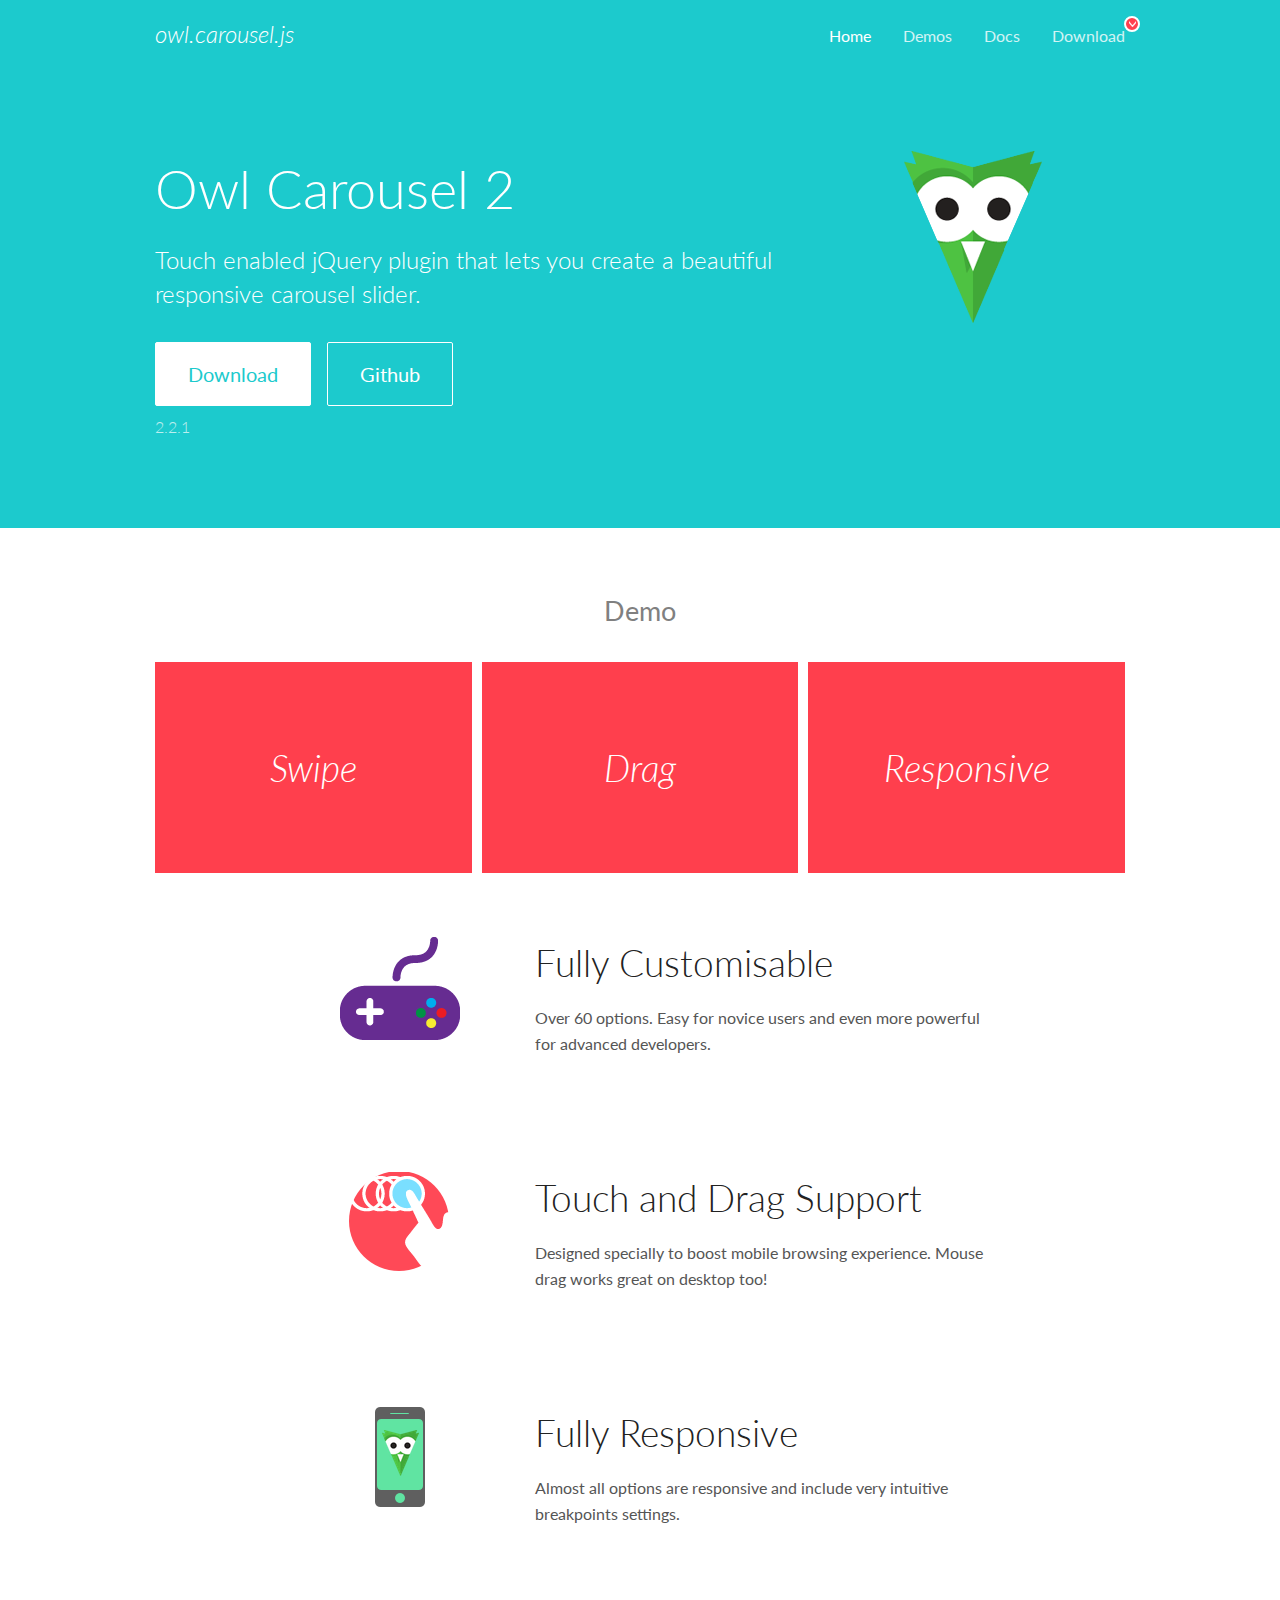
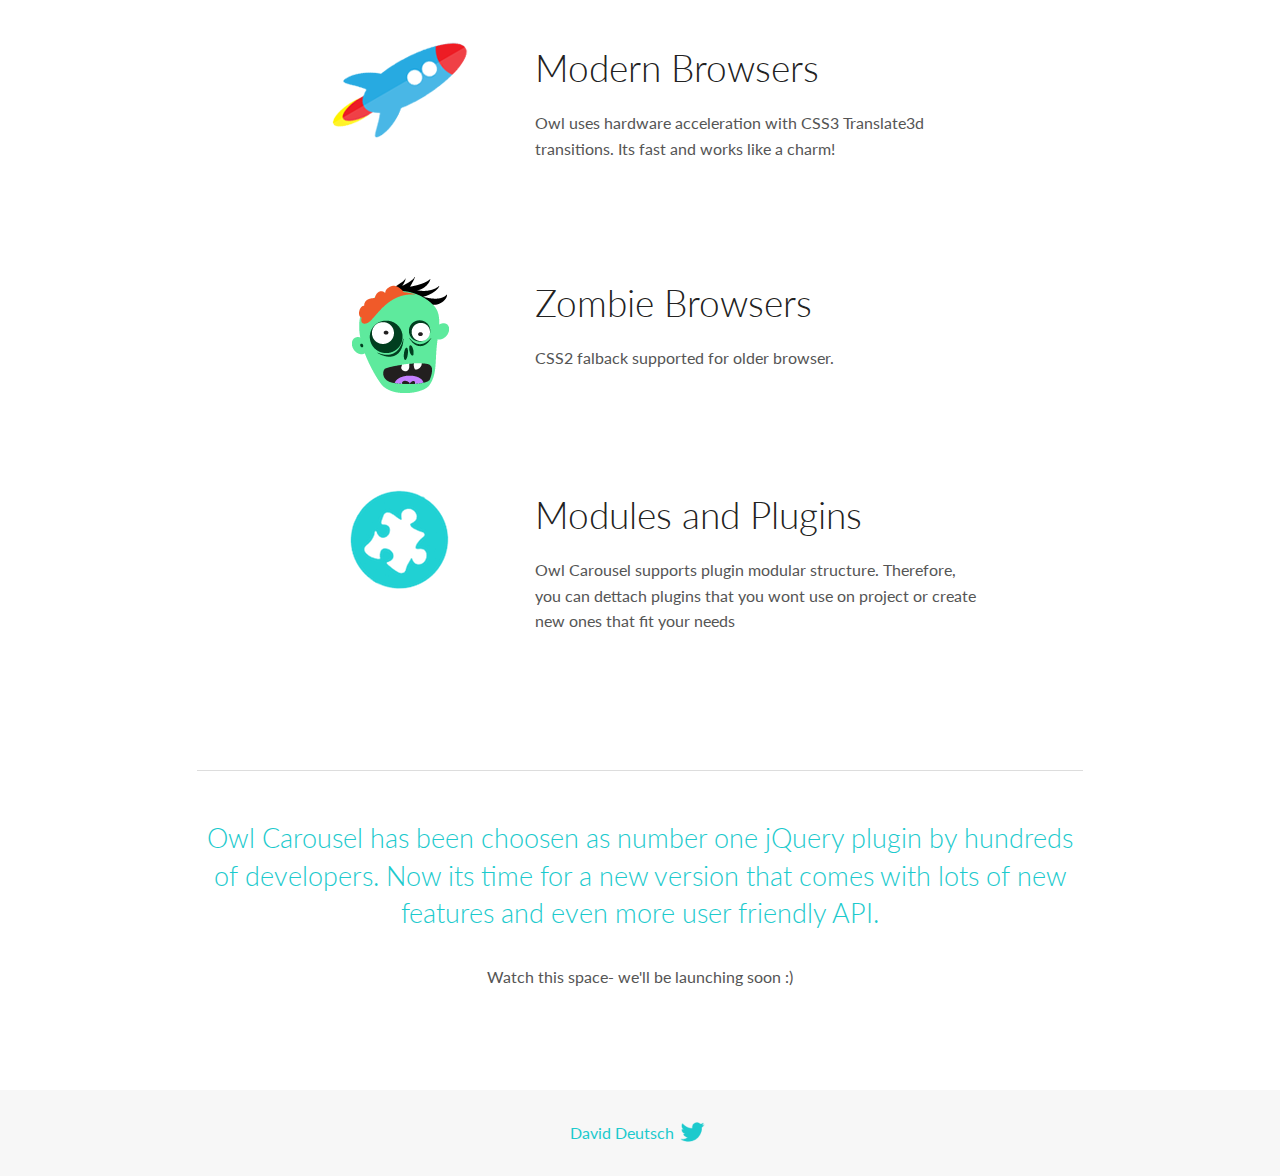
<file: assets/lib/owl.carousel/docs/index.html>
<!DOCTYPE html>
<html lang="en">
  <head>

    <!-- head -->
    <meta charset="utf-8">
    <meta name="msapplication-tap-highlight" content="no" />
    <meta name="viewport" content="width=device-width, initial-scale=1.0" />
    <meta name="description" content="Touch enabled jQuery plugin that lets you create beautiful responsive carousel slider.">
    <meta name="author" content="David Deutsch">
    <title>
      Home | Owl Carousel | 2.2.1
    </title>

    <!-- Stylesheets -->
    <link href='https://fonts.googleapis.com/css?family=Lato:300,400,700,400italic,300italic' rel='stylesheet' type='text/css'>
    <link rel="stylesheet" href="assets/css/docs.theme.min.css">

    <!-- Owl Stylesheets -->
    <link rel="stylesheet" href="assets/owlcarousel/assets/owl.carousel.min.css">
    <link rel="stylesheet" href="assets/owlcarousel/assets/owl.theme.default.min.css">

    <!-- HTML5 shim and Respond.js IE8 support of HTML5 elements and media queries -->

    <!--[if lt IE 9]>
      <script src="https://oss.maxcdn.com/libs/html5shiv/3.7.0/html5shiv.js"></script>
      <script src="https://oss.maxcdn.com/libs/respond.js/1.3.0/respond.min.js"></script>
    <![endif]-->

    <!-- Favicons -->
    <link rel="apple-touch-icon-precomposed" sizes="144x144" href="assets/ico/apple-touch-icon-144-precomposed.png">
    <link rel="shortcut icon" href="assets/ico/favicon.png">
    <link rel="shortcut icon" href="favicon.ico">

    <!-- Yeah i know js should not be in header. Its required for demos.-->

    <!-- javascript -->
    <script src="assets/vendors/jquery.min.js"></script>
    <script src="assets/owlcarousel/owl.carousel.js"></script>
  </head>
  <body>

    <!-- header -->
    <header class="header">
      <div class="row">
        <div class="large-12 columns">
          <div class="brand left">
            <h3>
              <a href="/OwlCarousel2/">owl.carousel.js</a> 
            </h3>
          </div>
          <a id="toggle-nav" class="right">
            <span></span> <span></span> <span></span> 
          </a> 
          <div class="nav-bar">
            <ul class="clearfix">
              <li class="active">
                <a href="/OwlCarousel2/index.html">Home</a> 
              </li>
              <li> <a href="/OwlCarousel2/demos/demos.html">Demos</a>  </li>
              <li> <a href="/OwlCarousel2/docs/started-welcome.html">Docs</a>  </li>
              <li>
                <a href="https://github.com/OwlCarousel2/OwlCarousel2/archive/2.2.1.zip">Download</a> 
                <span class="download"></span> 
              </li>
            </ul>
          </div>
        </div>
      </div>
    </header>

    <!-- home panel -->
    <section id="hero">
      <div class="row">
        <div class="large-8 medium-8 columns">
          <h1>Owl Carousel 2</h1>
          <h4>Touch enabled jQuery plugin that lets you create a beautiful responsive carousel slider.</h4>
          <a href="https://github.com/OwlCarousel2/OwlCarousel2/archive/2.2.1.zip" class="hero-button">Download</a> 
          <a href="https://github.com/OwlCarousel2/OwlCarousel2" class="hero-button outline">Github</a> 
          <p>2.2.1</p>
        </div>
        <div class="large-4 medium-4 columns">
          <img class="owl-logo" src="assets/img/owl-logo.png" alt="mr. Owl">
        </div>
      </div>
    </section>

    <!-- body -->
    <div class="home-demo">
      <div class="row">
        <div class="large-12 columns">
          <h3>Demo</h3>
          <div class="owl-carousel">
            <div class="item">
              <h2>Swipe</h2>
            </div>
            <div class="item">
              <h2>Drag</h2>
            </div>
            <div class="item">
              <h2>Responsive</h2>
            </div>
            <div class="item">
              <h2>CSS3</h2>
            </div>
            <div class="item">
              <h2>Fast</h2>
            </div>
            <div class="item">
              <h2>Easy</h2>
            </div>
            <div class="item">
              <h2>Free</h2>
            </div>
            <div class="item">
              <h2>Upgradable</h2>
            </div>
            <div class="item">
              <h2>Tons of options</h2>
            </div>
            <div class="item">
              <h2>Infinity</h2>
            </div>
            <div class="item">
              <h2>Auto Width</h2>
            </div>
          </div>
        </div>
      </div>
    </div>
    <script>
      var owl = $('.owl-carousel');
      owl.owlCarousel({
        margin: 10,
        loop: true,
        responsive: {
          0: {
            items: 1
          },
          600: {
            items: 2
          },
          1000: {
            items: 3
          }
        }
      })
    </script>

    <!-- features -->
    <div id="features">
      <div class="row">
        <div class="small-12 medium-9 small-centered columns">
          <section class="row feature">
            <div class="medium-4 small-12 columns">
              <img src="assets/img/feature-options.png" alt="">
            </div>
            <div class="medium-8 small-12 columns">
              <h2>Fully Customisable</h2>
              <p>Over 60 options. Easy for novice users and even more powerful for advanced developers.</p>
            </div>
          </section>
          <section class="row feature">
            <div class="medium-4 small-12 columns">
              <img src="assets/img/feature-drag.png" alt="">
            </div>
            <div class="medium-8 small-12 columns">
              <h2>Touch and Drag Support</h2>
              <p>Designed specially to boost mobile browsing experience. Mouse drag works great on desktop too!</p>
            </div>
          </section>
          <section class="row feature">
            <div class="medium-4 small-12 columns">
              <img src="assets/img/feature-responsive.png" alt="">
            </div>
            <div class="medium-8 small-12 columns">
              <h2>Fully Responsive</h2>
              <p>Almost all options are responsive and include very intuitive breakpoints settings.</p>
            </div>
          </section>
          <section class="row feature">
            <div class="medium-4 small-12 columns">
              <img src="assets/img/feature-modern.png" alt="">
            </div>
            <div class="medium-8 small-12 columns">
              <h2>Modern Browsers</h2>
              <p>Owl uses hardware acceleration with CSS3 Translate3d transitions. Its fast and works like a charm! </p>
            </div>
          </section>
          <section class="row feature">
            <div class="medium-4 small-12 columns">
              <img src="assets/img/feature-zombie.png" alt="">
            </div>
            <div class="medium-8 small-12 columns">
              <h2>Zombie Browsers</h2>
              <p>CSS2 falback supported for older browser.</p>
            </div>
          </section>
          <section class="row feature">
            <div class="medium-4 small-12 columns">
              <img src="assets/img/feature-module.png" alt="">
            </div>
            <div class="medium-8 small-12 columns">
              <h2>Modules and Plugins</h2>
              <p>Owl Carousel supports plugin modular structure. Therefore, you can dettach plugins that you wont use on project or create new ones that fit your needs</p>
            </div>
          </section>
        </div>
      </div>
    </div>

    <!-- footer -->
    <section id="teaser-text">
      <div class="row">
        <div class="small-12 medium-11 small-centered columns">
          <hr>
          <h3 id="owl-carousel-has-been-choosen-as-number-one-jquery-plugin-by-hundreds-of-developers-now-its-time-for-a-new-version-that-comes-with-lots-of-new-features-and-even-more-user-friendly-api-">Owl Carousel has been choosen as number one jQuery plugin by hundreds of developers. Now its time for a new version that comes with lots of new features and even more user friendly API.</h3>
          <p>Watch this space- we&#39;ll be launching soon :)</p>
        </div>
      </div>
    </section>

    <!-- footer -->
    <footer class="footer">
      <div class="row">
        <div class="large-12 columns">
          <h5>
            <a href="/OwlCarousel2/docs/support-contact.html">David Deutsch</a> 
            <a id="custom-tweet-button" href="https://twitter.com/share?url=https://github.com/OwlCarousel2/OwlCarousel2&text=Owl Carousel - This is so awesome! " target="_blank"></a> 
          </h5>
        </div>
      </div>
    </footer>

    <!-- vendors -->
    <script src="assets/vendors/highlight.js"></script>
    <script src="assets/js/app.js"></script>
  </body>
</html>
</file>
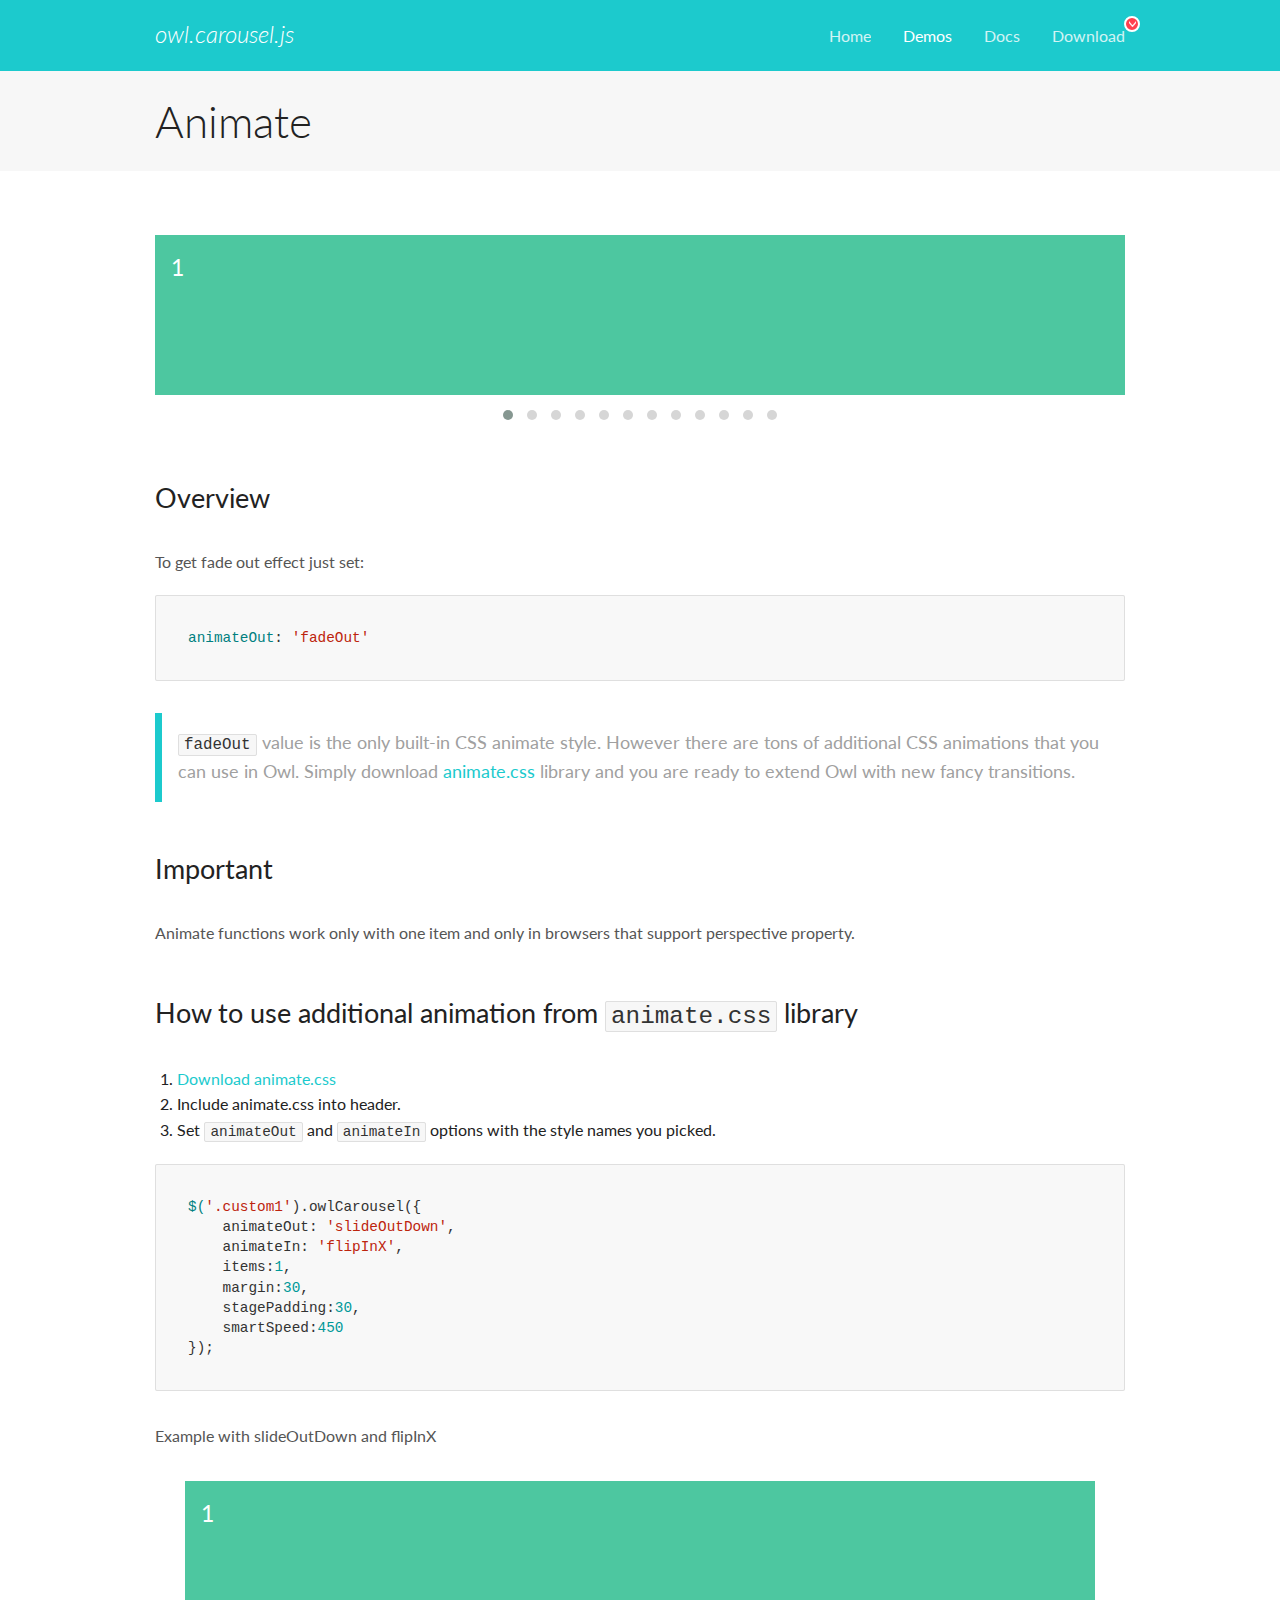
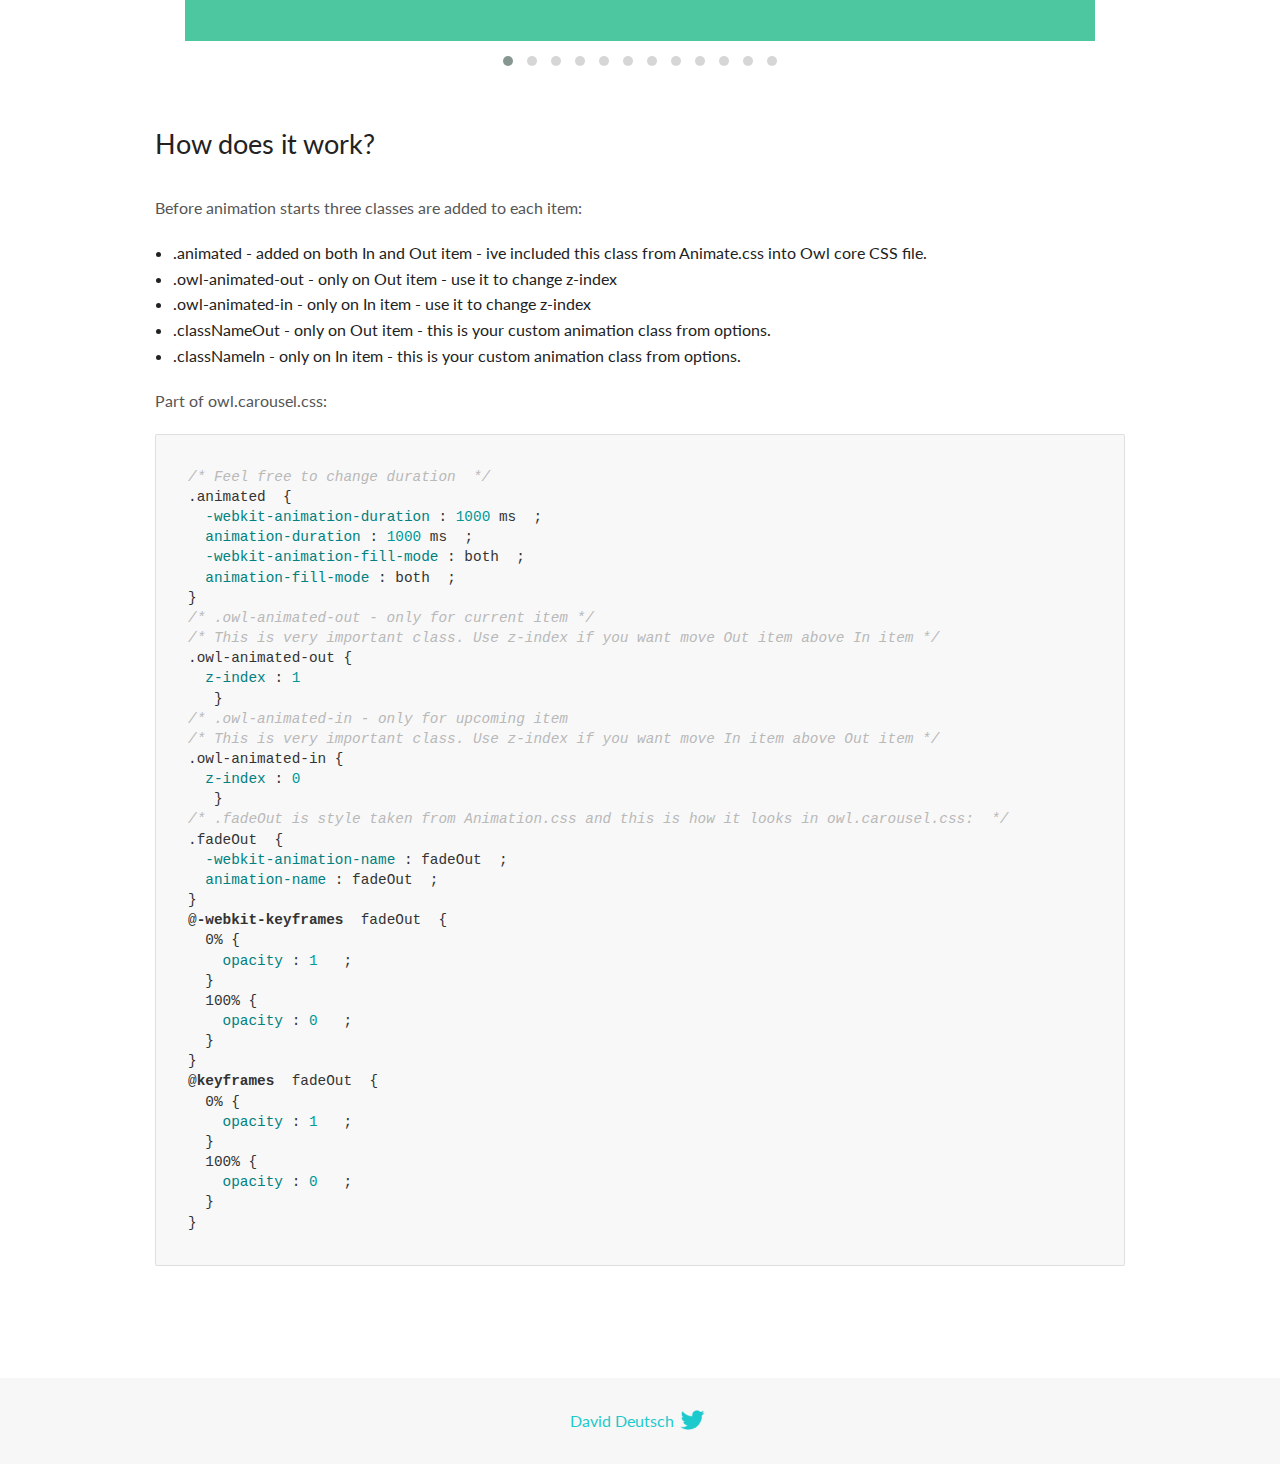
<file: assets/lib/owl.carousel/docs/demos/animate.html>
<!DOCTYPE html>
<html lang="en">
  <head>

    <!-- head -->
    <meta charset="utf-8">
    <meta name="msapplication-tap-highlight" content="no" />
    <meta name="viewport" content="width=device-width, initial-scale=1.0" />
    <meta name="description" content="Animate carousel">
    <meta name="author" content="David Deutsch">
    <title>
      Animate Demo | Owl Carousel | 2.2.1
    </title>

    <!-- Stylesheets -->
    <link href='https://fonts.googleapis.com/css?family=Lato:300,400,700,400italic,300italic' rel='stylesheet' type='text/css'>
    <link rel="stylesheet" href="../assets/css/docs.theme.min.css">

    <!-- Owl Stylesheets -->
    <link rel="stylesheet" href="../assets/owlcarousel/assets/owl.carousel.min.css">
    <link rel="stylesheet" href="../assets/owlcarousel/assets/owl.theme.default.min.css">

    <!-- HTML5 shim and Respond.js IE8 support of HTML5 elements and media queries -->

    <!--[if lt IE 9]>
      <script src="https://oss.maxcdn.com/libs/html5shiv/3.7.0/html5shiv.js"></script>
      <script src="https://oss.maxcdn.com/libs/respond.js/1.3.0/respond.min.js"></script>
    <![endif]-->

    <!-- Favicons -->
    <link rel="apple-touch-icon-precomposed" sizes="144x144" href="../assets/ico/apple-touch-icon-144-precomposed.png">
    <link rel="shortcut icon" href="../assets/ico/favicon.png">
    <link rel="shortcut icon" href="favicon.ico">

    <!-- Yeah i know js should not be in header. Its required for demos.-->

    <!-- javascript -->
    <script src="../assets/vendors/jquery.min.js"></script>
    <script src="../assets/owlcarousel/owl.carousel.js"></script>
  </head>
  <body>

    <!-- header -->
    <header class="header">
      <div class="row">
        <div class="large-12 columns">
          <div class="brand left">
            <h3>
              <a href="/OwlCarousel2/">owl.carousel.js</a> 
            </h3>
          </div>
          <a id="toggle-nav" class="right">
            <span></span> <span></span> <span></span> 
          </a> 
          <div class="nav-bar">
            <ul class="clearfix">
              <li> <a href="/OwlCarousel2/index.html">Home</a>  </li>
              <li class="active">
                <a href="/OwlCarousel2/demos/demos.html">Demos</a> 
              </li>
              <li> <a href="/OwlCarousel2/docs/started-welcome.html">Docs</a>  </li>
              <li>
                <a href="https://github.com/OwlCarousel2/OwlCarousel2/archive/2.2.1.zip">Download</a> 
                <span class="download"></span> 
              </li>
            </ul>
          </div>
        </div>
      </div>
    </header>

    <!-- title -->
    <section class="title">
      <div class="row">
        <div class="large-12 columns">
          <h1>Animate</h1>
        </div>
      </div>
    </section>

    <!--  Demos -->
    <section id="demos">
      <div class="row">
        <div class="large-12 columns">
          <div class="fadeOut owl-carousel owl-theme">
            <div class="item">
              <h4>1</h4>
            </div>
            <div class="item">
              <h4>2</h4>
            </div>
            <div class="item">
              <h4>3</h4>
            </div>
            <div class="item">
              <h4>4</h4>
            </div>
            <div class="item">
              <h4>5</h4>
            </div>
            <div class="item">
              <h4>6</h4>
            </div>
            <div class="item">
              <h4>7</h4>
            </div>
            <div class="item">
              <h4>8</h4>
            </div>
            <div class="item">
              <h4>9</h4>
            </div>
            <div class="item">
              <h4>10</h4>
            </div>
            <div class="item">
              <h4>11</h4>
            </div>
            <div class="item">
              <h4>12</h4>
            </div>
          </div>
          <h3 id="overview">Overview</h3>
          <p>To get fade out effect just set:</p>
          <pre><code>animateOut: &#39;fadeOut&#39;</code></pre>
          <blockquote>
            <p><code>fadeOut</code> value is the only built-in CSS animate style. However there are tons of additional CSS animations that you can use in Owl. Simply download
              <a href="https://daneden.github.io/animate.css/">animate.css</a>  library and you are ready to extend Owl with new fancy transitions.</p>
          </blockquote>
          <h3 id="important">Important</h3>
          <p>Animate functions work only with one item and only in browsers that support perspective property.</p>
          <h3 id="how-to-use-additional-animation-from-animate-css-library">How to use additional animation from <code>animate.css</code> library</h3>
          <ol>
            <li> <a href="https://daneden.github.io/animate.css/">Download animate.css</a>  </li>
            <li>Include animate.css into header.</li>
            <li>Set <code>animateOut</code> and <code>animateIn</code> options with the style names you picked.</li>
          </ol>
          <pre><code>$(&#39;.custom1&#39;).owlCarousel({
    animateOut: &#39;slideOutDown&#39;,
    animateIn: &#39;flipInX&#39;,
    items:1,
    margin:30,
    stagePadding:30,
    smartSpeed:450
});</code></pre>
          <p>Example with slideOutDown and flipInX</p>
          <div class="custom1 owl-carousel owl-theme">
            <div class="item">
              <h4>1</h4>
            </div>
            <div class="item">
              <h4>2</h4>
            </div>
            <div class="item">
              <h4>3</h4>
            </div>
            <div class="item">
              <h4>4</h4>
            </div>
            <div class="item">
              <h4>5</h4>
            </div>
            <div class="item">
              <h4>6</h4>
            </div>
            <div class="item">
              <h4>7</h4>
            </div>
            <div class="item">
              <h4>8</h4>
            </div>
            <div class="item">
              <h4>9</h4>
            </div>
            <div class="item">
              <h4>10</h4>
            </div>
            <div class="item">
              <h4>11</h4>
            </div>
            <div class="item">
              <h4>12</h4>
            </div>
          </div>
          <h3 id="how-does-it-work-">How does it work?</h3>
          <p>Before animation starts three classes are added to each item:</p>
          <ul>
            <li>.animated - added on both In and Out item - ive included this class from Animate.css into Owl core CSS file.</li>
            <li>.owl-animated-out - only on Out item - use it to change z-index</li>
            <li>.owl-animated-in - only on In item - use it to change z-index</li>
            <li>.classNameOut - only on Out item - this is your custom animation class from options.</li>
            <li>.classNameIn - only on In item - this is your custom animation class from options.</li>
          </ul>
          <p>Part of owl.carousel.css:</p>
          <pre><code class="language-css"><span class="comment">/* Feel free to change duration  */</span> 
<span class="class">.animated</span>  <span class="rules">{
  <span class="rule"><span class="attribute">-webkit-animation-duration</span> :<span class="value"> <span class="number">1000</span> ms</span> </span> ;
  <span class="rule"><span class="attribute">animation-duration</span> :<span class="value"> <span class="number">1000</span> ms</span> </span> ;
  <span class="rule"><span class="attribute">-webkit-animation-fill-mode</span> :<span class="value"> both</span> </span> ;
  <span class="rule"><span class="attribute">animation-fill-mode</span> :<span class="value"> both</span> </span> ;
<span class="rule">}</span> </span> 
<span class="comment">/* .owl-animated-out - only for current item */</span> 
<span class="comment">/* This is very important class. Use z-index if you want move Out item above In item */</span> 
<span class="class">.owl-animated-out</span> <span class="rules">{
  <span class="rule"><span class="attribute">z-index</span> :<span class="value"> <span class="number">1</span> 
</span> </span> </span> }
<span class="comment">/* .owl-animated-in - only for upcoming item
/* This is very important class. Use z-index if you want move In item above Out item */</span> 
<span class="class">.owl-animated-in</span> <span class="rules">{
  <span class="rule"><span class="attribute">z-index</span> :<span class="value"> <span class="number">0</span> 
</span> </span> </span> }
<span class="comment">/* .fadeOut is style taken from Animation.css and this is how it looks in owl.carousel.css:  */</span> 
<span class="class">.fadeOut</span>  <span class="rules">{
  <span class="rule"><span class="attribute">-webkit-animation-name</span> :<span class="value"> fadeOut</span> </span> ;
  <span class="rule"><span class="attribute">animation-name</span> :<span class="value"> fadeOut</span> </span> ;
<span class="rule">}</span> </span> 
<span class="at_rule">@<span class="keyword">-webkit-keyframes</span>  fadeOut </span> {
  0% <span class="rules">{
    <span class="rule"><span class="attribute">opacity</span> :<span class="value"> <span class="number">1</span> </span> </span> ;
  <span class="rule">}</span> </span> 
  100% <span class="rules">{
    <span class="rule"><span class="attribute">opacity</span> :<span class="value"> <span class="number">0</span> </span> </span> ;
  <span class="rule">}</span> </span> 
}
<span class="at_rule">@<span class="keyword">keyframes</span>  fadeOut </span> {
  0% <span class="rules">{
    <span class="rule"><span class="attribute">opacity</span> :<span class="value"> <span class="number">1</span> </span> </span> ;
  <span class="rule">}</span> </span> 
  100% <span class="rules">{
    <span class="rule"><span class="attribute">opacity</span> :<span class="value"> <span class="number">0</span> </span> </span> ;
  <span class="rule">}</span> </span> 
}</code></pre>
          <link rel="stylesheet" href="../assets/css/animate.css">
          <script>
            jQuery(document).ready(function($) {
              $('.fadeOut').owlCarousel({
                items: 1,
                animateOut: 'fadeOut',
                loop: true,
                margin: 10,
              });
              $('.custom1').owlCarousel({
                animateOut: 'slideOutDown',
                animateIn: 'flipInX',
                items: 1,
                margin: 30,
                stagePadding: 30,
                smartSpeed: 450
              });
            });
          </script>
        </div>
      </div>
    </section>

    <!-- footer -->
    <footer class="footer">
      <div class="row">
        <div class="large-12 columns">
          <h5>
            <a href="/OwlCarousel2/docs/support-contact.html">David Deutsch</a> 
            <a id="custom-tweet-button" href="https://twitter.com/share?url=https://github.com/OwlCarousel2/OwlCarousel2&text=Owl Carousel - This is so awesome! " target="_blank"></a> 
          </h5>
        </div>
      </div>
    </footer>

    <!-- vendors -->
    <script src="../assets/vendors/highlight.js"></script>
    <script src="../assets/js/app.js"></script>
  </body>
</html>
</file>
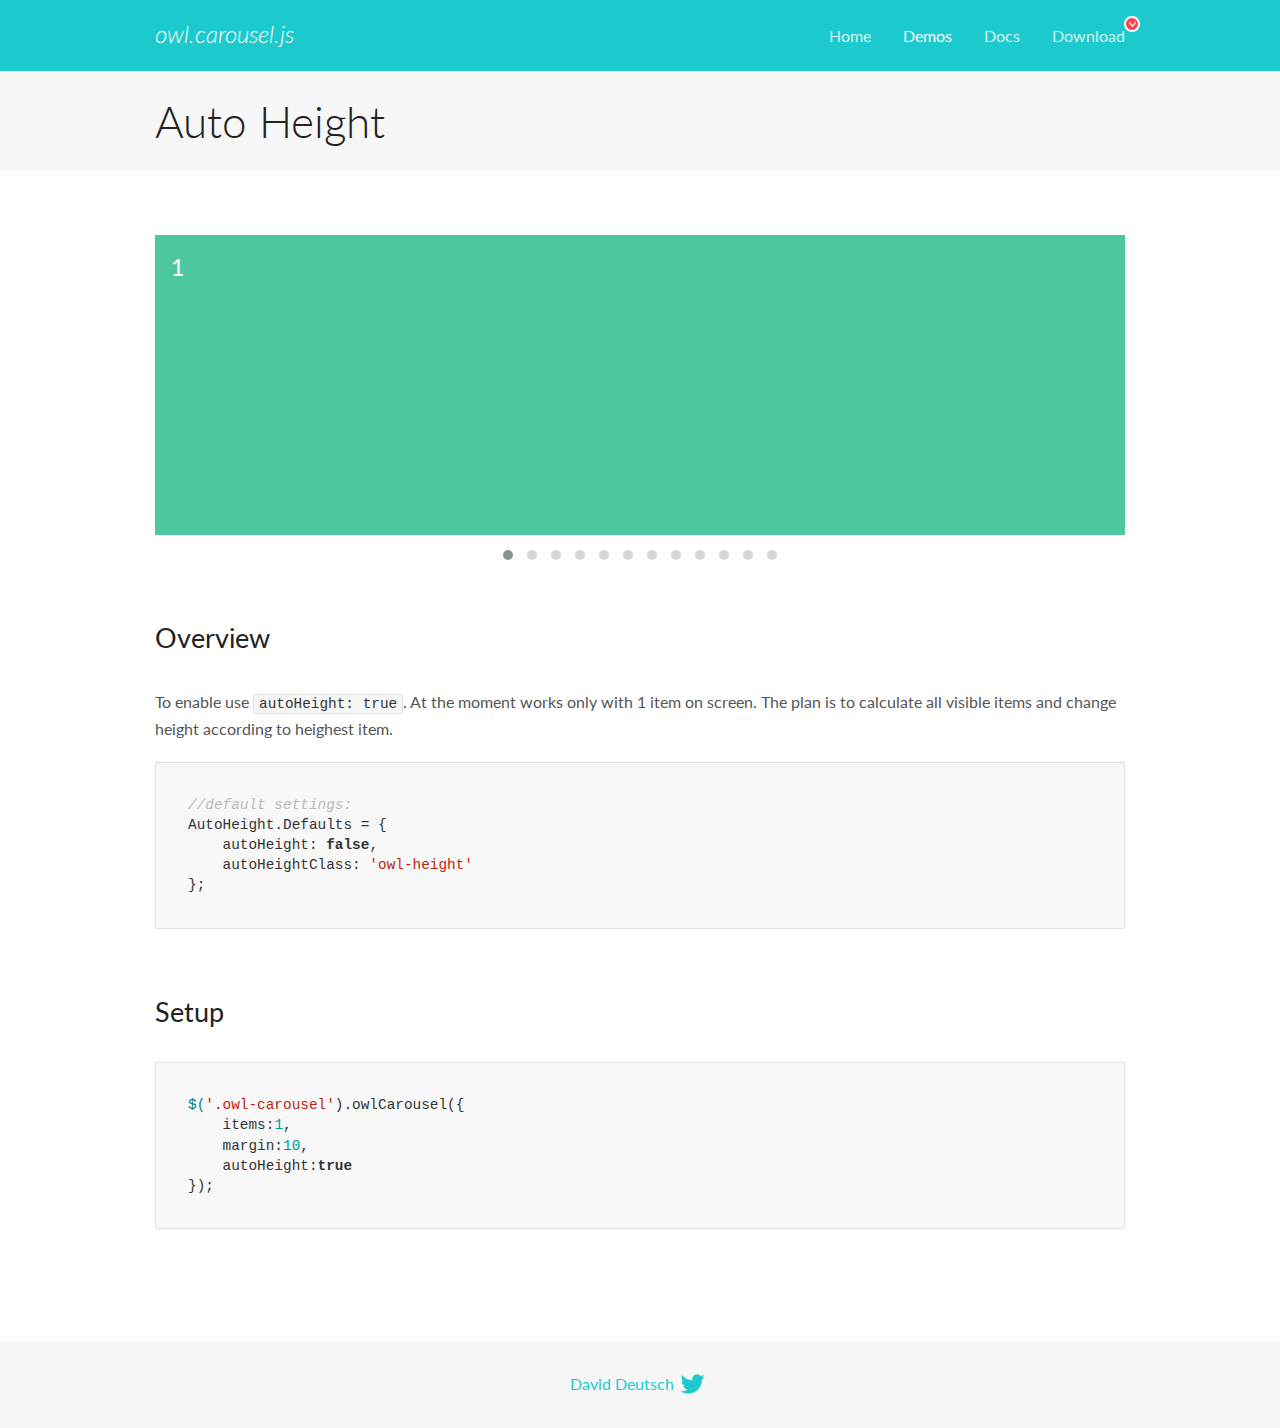
<file: assets/lib/owl.carousel/docs/demos/autoheight.html>
<!DOCTYPE html>
<html lang="en">
  <head>

    <!-- head -->
    <meta charset="utf-8">
    <meta name="msapplication-tap-highlight" content="no" />
    <meta name="viewport" content="width=device-width, initial-scale=1.0" />
    <meta name="description" content="autoHeight usage demo">
    <meta name="author" content="David Deutsch">
    <title>
      Auto Height Demo | Owl Carousel | 2.2.1
    </title>

    <!-- Stylesheets -->
    <link href='https://fonts.googleapis.com/css?family=Lato:300,400,700,400italic,300italic' rel='stylesheet' type='text/css'>
    <link rel="stylesheet" href="../assets/css/docs.theme.min.css">

    <!-- Owl Stylesheets -->
    <link rel="stylesheet" href="../assets/owlcarousel/assets/owl.carousel.min.css">
    <link rel="stylesheet" href="../assets/owlcarousel/assets/owl.theme.default.min.css">

    <!-- HTML5 shim and Respond.js IE8 support of HTML5 elements and media queries -->

    <!--[if lt IE 9]>
      <script src="https://oss.maxcdn.com/libs/html5shiv/3.7.0/html5shiv.js"></script>
      <script src="https://oss.maxcdn.com/libs/respond.js/1.3.0/respond.min.js"></script>
    <![endif]-->

    <!-- Favicons -->
    <link rel="apple-touch-icon-precomposed" sizes="144x144" href="../assets/ico/apple-touch-icon-144-precomposed.png">
    <link rel="shortcut icon" href="../assets/ico/favicon.png">
    <link rel="shortcut icon" href="favicon.ico">

    <!-- Yeah i know js should not be in header. Its required for demos.-->

    <!-- javascript -->
    <script src="../assets/vendors/jquery.min.js"></script>
    <script src="../assets/owlcarousel/owl.carousel.js"></script>
  </head>
  <body>

    <!-- header -->
    <header class="header">
      <div class="row">
        <div class="large-12 columns">
          <div class="brand left">
            <h3>
              <a href="/OwlCarousel2/">owl.carousel.js</a> 
            </h3>
          </div>
          <a id="toggle-nav" class="right">
            <span></span> <span></span> <span></span> 
          </a> 
          <div class="nav-bar">
            <ul class="clearfix">
              <li> <a href="/OwlCarousel2/index.html">Home</a>  </li>
              <li class="active">
                <a href="/OwlCarousel2/demos/demos.html">Demos</a> 
              </li>
              <li> <a href="/OwlCarousel2/docs/started-welcome.html">Docs</a>  </li>
              <li>
                <a href="https://github.com/OwlCarousel2/OwlCarousel2/archive/2.2.1.zip">Download</a> 
                <span class="download"></span> 
              </li>
            </ul>
          </div>
        </div>
      </div>
    </header>

    <!-- title -->
    <section class="title">
      <div class="row">
        <div class="large-12 columns">
          <h1>Auto Height</h1>
        </div>
      </div>
    </section>

    <!--  Demos -->
    <section id="demos">
      <div class="row">
        <div class="large-12 columns">
          <div class="owl-carousel owl-theme">
            <div class="item" style="height:300px">
              <h4>1</h4>
            </div>
            <div class="item" style="height:100px">
              <h4>2</h4>
            </div>
            <div class="item" style="height:500px">
              <h4>3</h4>
            </div>
            <div class="item" style="height:250px">
              <h4>4</h4>
            </div>
            <div class="item" style="height:400px">
              <h4>5</h4>
            </div>
            <div class="item" style="height:500px">
              <h4>6</h4>
            </div>
            <div class="item" style="height:600px">
              <h4>7</h4>
            </div>
            <div class="item" style="height:400px">
              <h4>8</h4>
            </div>
            <div class="item" style="height:300px">
              <h4>9</h4>
            </div>
            <div class="item" style="height:350px">
              <h4>10</h4>
            </div>
            <div class="item" style="height:200px">
              <h4>11</h4>
            </div>
            <div class="item" style="height:150px">
              <h4>12</h4>
            </div>
          </div>
          <h3 id="overview">Overview</h3>
          <p>To enable use <code>autoHeight: true</code>. At the moment works only with 1 item on screen. The plan is to calculate all visible items and change height according to heighest item.</p>
          <pre><code>//default settings:
AutoHeight.Defaults = {
    autoHeight: false,
    autoHeightClass: &#39;owl-height&#39;
};</code></pre>
          <h3 id="setup">Setup</h3>
          <pre><code>$(&#39;.owl-carousel&#39;).owlCarousel({
    items:1,
    margin:10,
    autoHeight:true
});</code></pre>
          <script>
            $(document).ready(function() {
              $('.owl-carousel').owlCarousel({
                items: 1,
                margin: 10,
                autoHeight: true
              });
            })
          </script>
        </div>
      </div>
    </section>

    <!-- footer -->
    <footer class="footer">
      <div class="row">
        <div class="large-12 columns">
          <h5>
            <a href="/OwlCarousel2/docs/support-contact.html">David Deutsch</a> 
            <a id="custom-tweet-button" href="https://twitter.com/share?url=https://github.com/OwlCarousel2/OwlCarousel2&text=Owl Carousel - This is so awesome! " target="_blank"></a> 
          </h5>
        </div>
      </div>
    </footer>

    <!-- vendors -->
    <script src="../assets/vendors/highlight.js"></script>
    <script src="../assets/js/app.js"></script>
  </body>
</html>
</file>
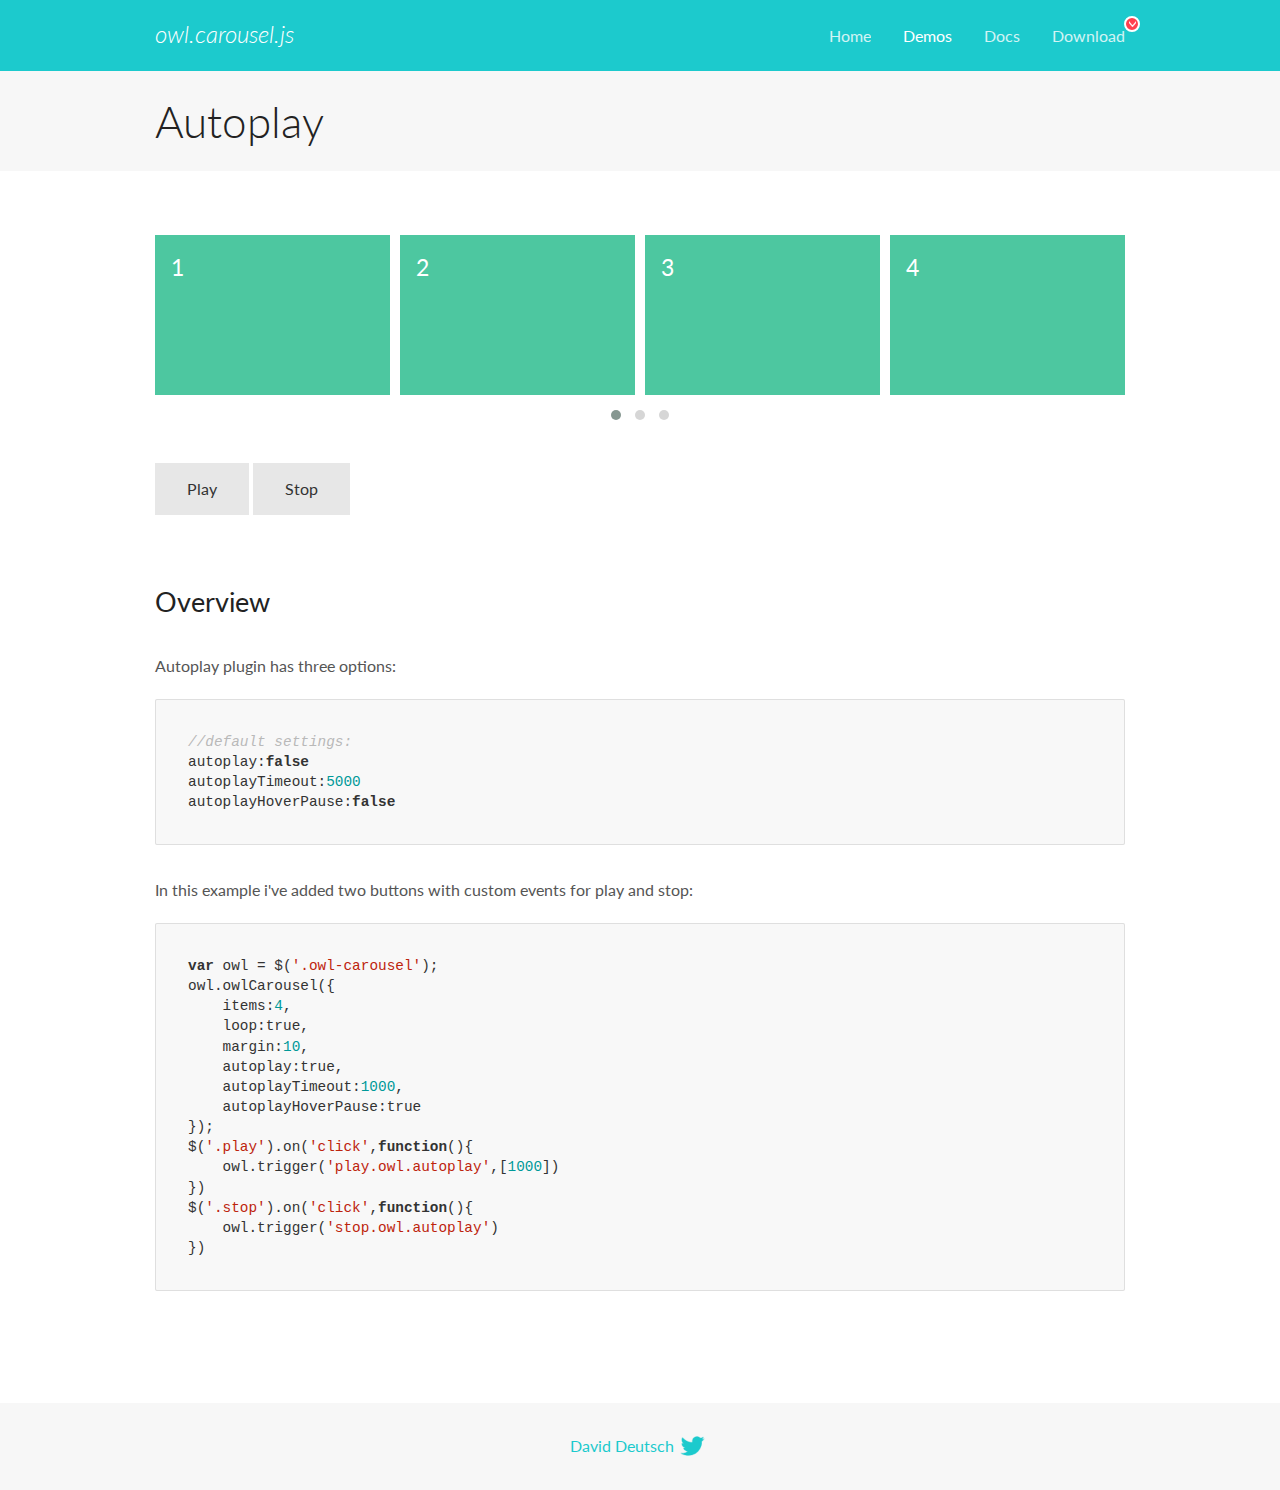
<file: assets/lib/owl.carousel/docs/demos/autoplay.html>
<!DOCTYPE html>
<html lang="en">
  <head>

    <!-- head -->
    <meta charset="utf-8">
    <meta name="msapplication-tap-highlight" content="no" />
    <meta name="viewport" content="width=device-width, initial-scale=1.0" />
    <meta name="description" content="Autoplay usage demo">
    <meta name="author" content="David Deutsch">
    <title>
      Autoplay Demo | Owl Carousel | 2.2.1
    </title>

    <!-- Stylesheets -->
    <link href='https://fonts.googleapis.com/css?family=Lato:300,400,700,400italic,300italic' rel='stylesheet' type='text/css'>
    <link rel="stylesheet" href="../assets/css/docs.theme.min.css">

    <!-- Owl Stylesheets -->
    <link rel="stylesheet" href="../assets/owlcarousel/assets/owl.carousel.min.css">
    <link rel="stylesheet" href="../assets/owlcarousel/assets/owl.theme.default.min.css">

    <!-- HTML5 shim and Respond.js IE8 support of HTML5 elements and media queries -->

    <!--[if lt IE 9]>
      <script src="https://oss.maxcdn.com/libs/html5shiv/3.7.0/html5shiv.js"></script>
      <script src="https://oss.maxcdn.com/libs/respond.js/1.3.0/respond.min.js"></script>
    <![endif]-->

    <!-- Favicons -->
    <link rel="apple-touch-icon-precomposed" sizes="144x144" href="../assets/ico/apple-touch-icon-144-precomposed.png">
    <link rel="shortcut icon" href="../assets/ico/favicon.png">
    <link rel="shortcut icon" href="favicon.ico">

    <!-- Yeah i know js should not be in header. Its required for demos.-->

    <!-- javascript -->
    <script src="../assets/vendors/jquery.min.js"></script>
    <script src="../assets/owlcarousel/owl.carousel.js"></script>
  </head>
  <body>

    <!-- header -->
    <header class="header">
      <div class="row">
        <div class="large-12 columns">
          <div class="brand left">
            <h3>
              <a href="/OwlCarousel2/">owl.carousel.js</a> 
            </h3>
          </div>
          <a id="toggle-nav" class="right">
            <span></span> <span></span> <span></span> 
          </a> 
          <div class="nav-bar">
            <ul class="clearfix">
              <li> <a href="/OwlCarousel2/index.html">Home</a>  </li>
              <li class="active">
                <a href="/OwlCarousel2/demos/demos.html">Demos</a> 
              </li>
              <li> <a href="/OwlCarousel2/docs/started-welcome.html">Docs</a>  </li>
              <li>
                <a href="https://github.com/OwlCarousel2/OwlCarousel2/archive/2.2.1.zip">Download</a> 
                <span class="download"></span> 
              </li>
            </ul>
          </div>
        </div>
      </div>
    </header>

    <!-- title -->
    <section class="title">
      <div class="row">
        <div class="large-12 columns">
          <h1>Autoplay</h1>
        </div>
      </div>
    </section>

    <!--  Demos -->
    <section id="demos">
      <div class="row">
        <div class="large-12 columns">
          <div class="owl-carousel owl-theme">
            <div class="item">
              <h4>1</h4>
            </div>
            <div class="item">
              <h4>2</h4>
            </div>
            <div class="item">
              <h4>3</h4>
            </div>
            <div class="item">
              <h4>4</h4>
            </div>
            <div class="item">
              <h4>5</h4>
            </div>
            <div class="item">
              <h4>6</h4>
            </div>
            <div class="item">
              <h4>7</h4>
            </div>
            <div class="item">
              <h4>8</h4>
            </div>
            <div class="item">
              <h4>9</h4>
            </div>
            <div class="item">
              <h4>10</h4>
            </div>
            <div class="item">
              <h4>11</h4>
            </div>
            <div class="item">
              <h4>12</h4>
            </div>
          </div>
          <a class="button secondary play">Play</a> 
          <a class="button secondary stop">Stop</a> 
          <h3 id="overview">Overview</h3>
          <p>Autoplay plugin has three options:</p>
          <pre><code>//default settings:
autoplay:false
autoplayTimeout:5000
autoplayHoverPause:false</code></pre>
          <p>In this example i&#39;ve added two buttons with custom events for play and stop:</p>
          <pre><code>var owl = $(&#39;.owl-carousel&#39;);
owl.owlCarousel({
    items:4,
    loop:true,
    margin:10,
    autoplay:true,
    autoplayTimeout:1000,
    autoplayHoverPause:true
});
$(&#39;.play&#39;).on(&#39;click&#39;,function(){
    owl.trigger(&#39;play.owl.autoplay&#39;,[1000])
})
$(&#39;.stop&#39;).on(&#39;click&#39;,function(){
    owl.trigger(&#39;stop.owl.autoplay&#39;)
})</code></pre>
          <script>
            $(document).ready(function() {
              var owl = $('.owl-carousel');
              owl.owlCarousel({
                items: 4,
                loop: true,
                margin: 10,
                autoplay: true,
                autoplayTimeout: 1000,
                autoplayHoverPause: true
              });
              $('.play').on('click', function() {
                owl.trigger('play.owl.autoplay', [1000])
              })
              $('.stop').on('click', function() {
                owl.trigger('stop.owl.autoplay')
              })
            })
          </script>
        </div>
      </div>
    </section>

    <!-- footer -->
    <footer class="footer">
      <div class="row">
        <div class="large-12 columns">
          <h5>
            <a href="/OwlCarousel2/docs/support-contact.html">David Deutsch</a> 
            <a id="custom-tweet-button" href="https://twitter.com/share?url=https://github.com/OwlCarousel2/OwlCarousel2&text=Owl Carousel - This is so awesome! " target="_blank"></a> 
          </h5>
        </div>
      </div>
    </footer>

    <!-- vendors -->
    <script src="../assets/vendors/highlight.js"></script>
    <script src="../assets/js/app.js"></script>
  </body>
</html>
</file>
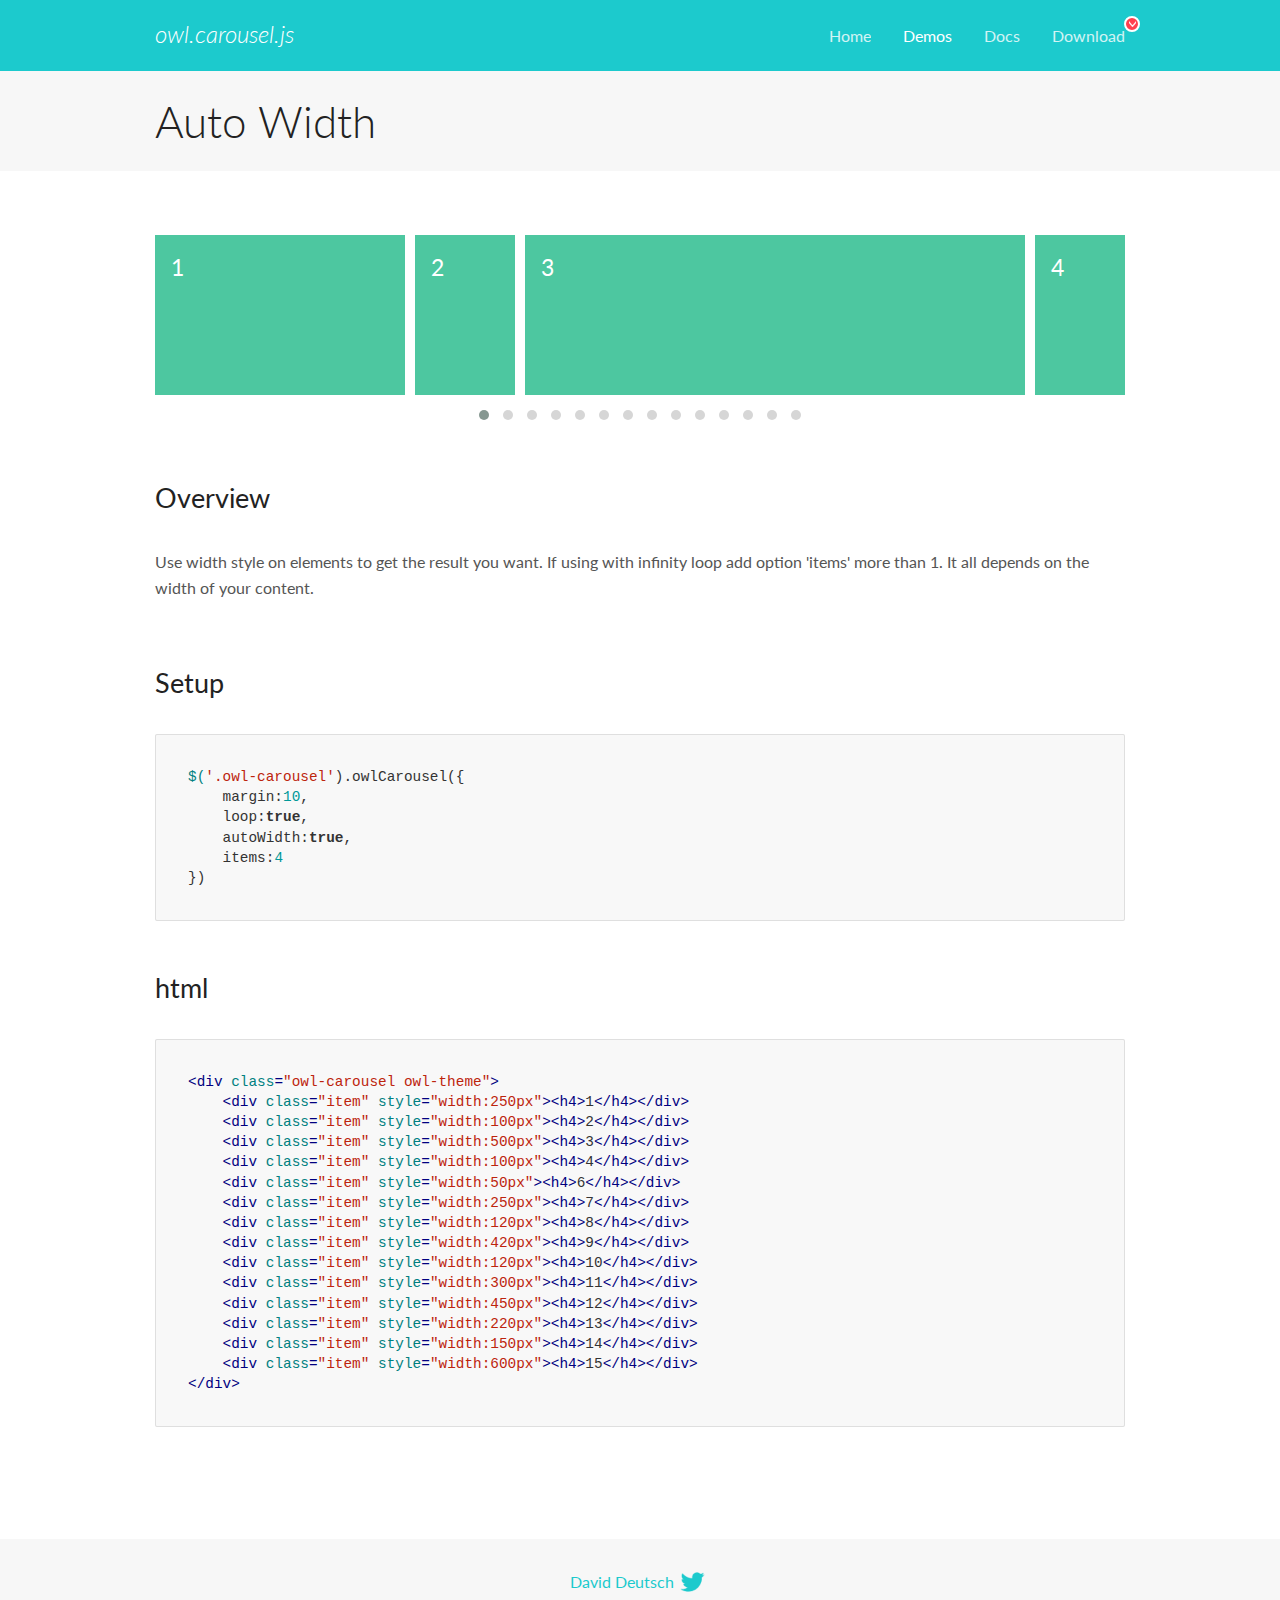
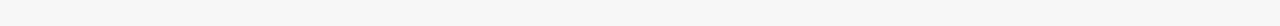
<file: assets/lib/owl.carousel/docs/demos/autowidth.html>
<!DOCTYPE html>
<html lang="en">
  <head>

    <!-- head -->
    <meta charset="utf-8">
    <meta name="msapplication-tap-highlight" content="no" />
    <meta name="viewport" content="width=device-width, initial-scale=1.0" />
    <meta name="description" content="Auto Width">
    <meta name="author" content="David Deutsch">
    <title>
      Auto Width Demo | Owl Carousel | 2.2.1
    </title>

    <!-- Stylesheets -->
    <link href='https://fonts.googleapis.com/css?family=Lato:300,400,700,400italic,300italic' rel='stylesheet' type='text/css'>
    <link rel="stylesheet" href="../assets/css/docs.theme.min.css">

    <!-- Owl Stylesheets -->
    <link rel="stylesheet" href="../assets/owlcarousel/assets/owl.carousel.min.css">
    <link rel="stylesheet" href="../assets/owlcarousel/assets/owl.theme.default.min.css">

    <!-- HTML5 shim and Respond.js IE8 support of HTML5 elements and media queries -->

    <!--[if lt IE 9]>
      <script src="https://oss.maxcdn.com/libs/html5shiv/3.7.0/html5shiv.js"></script>
      <script src="https://oss.maxcdn.com/libs/respond.js/1.3.0/respond.min.js"></script>
    <![endif]-->

    <!-- Favicons -->
    <link rel="apple-touch-icon-precomposed" sizes="144x144" href="../assets/ico/apple-touch-icon-144-precomposed.png">
    <link rel="shortcut icon" href="../assets/ico/favicon.png">
    <link rel="shortcut icon" href="favicon.ico">

    <!-- Yeah i know js should not be in header. Its required for demos.-->

    <!-- javascript -->
    <script src="../assets/vendors/jquery.min.js"></script>
    <script src="../assets/owlcarousel/owl.carousel.js"></script>
  </head>
  <body>

    <!-- header -->
    <header class="header">
      <div class="row">
        <div class="large-12 columns">
          <div class="brand left">
            <h3>
              <a href="/OwlCarousel2/">owl.carousel.js</a> 
            </h3>
          </div>
          <a id="toggle-nav" class="right">
            <span></span> <span></span> <span></span> 
          </a> 
          <div class="nav-bar">
            <ul class="clearfix">
              <li> <a href="/OwlCarousel2/index.html">Home</a>  </li>
              <li class="active">
                <a href="/OwlCarousel2/demos/demos.html">Demos</a> 
              </li>
              <li> <a href="/OwlCarousel2/docs/started-welcome.html">Docs</a>  </li>
              <li>
                <a href="https://github.com/OwlCarousel2/OwlCarousel2/archive/2.2.1.zip">Download</a> 
                <span class="download"></span> 
              </li>
            </ul>
          </div>
        </div>
      </div>
    </header>

    <!-- title -->
    <section class="title">
      <div class="row">
        <div class="large-12 columns">
          <h1>Auto Width</h1>
        </div>
      </div>
    </section>

    <!--  Demos -->
    <section id="demos">
      <div class="row">
        <div class="large-12 columns">
          <div class="owl-carousel owl-theme">
            <div class="item" style="width:250px">
              <h4>1</h4>
            </div>
            <div class="item" style="width:100px">
              <h4>2</h4>
            </div>
            <div class="item" style="width:500px">
              <h4>3</h4>
            </div>
            <div class="item" style="width:100px">
              <h4>4</h4>
            </div>
            <div class="item" style="width:50px">
              <h4>6</h4>
            </div>
            <div class="item" style="width:250px">
              <h4>7</h4>
            </div>
            <div class="item" style="width:120px">
              <h4>8</h4>
            </div>
            <div class="item" style="width:420px">
              <h4>9</h4>
            </div>
            <div class="item" style="width:120px">
              <h4>10</h4>
            </div>
            <div class="item" style="width:300px">
              <h4>11</h4>
            </div>
            <div class="item" style="width:450px">
              <h4>12</h4>
            </div>
            <div class="item" style="width:220px">
              <h4>13</h4>
            </div>
            <div class="item" style="width:150px">
              <h4>14</h4>
            </div>
            <div class="item" style="width:600px">
              <h4>15</h4>
            </div>
          </div>
          <h3 id="overview">Overview</h3>
          <p>Use width style on elements to get the result you want. If using with infinity loop add option &#39;items&#39; more than 1. It all depends on the width of your content.</p>
          <h3 id="setup">Setup</h3>
          <pre><code>$(&#39;.owl-carousel&#39;).owlCarousel({
    margin:10,
    loop:true,
    autoWidth:true,
    items:4
})</code></pre>
          <h3 id="html">html</h3>
          <pre><code>&lt;div class=&quot;owl-carousel owl-theme&quot;&gt;
    &lt;div class=&quot;item&quot; style=&quot;width:250px&quot;&gt;&lt;h4&gt;1&lt;/h4&gt;&lt;/div&gt;
    &lt;div class=&quot;item&quot; style=&quot;width:100px&quot;&gt;&lt;h4&gt;2&lt;/h4&gt;&lt;/div&gt;
    &lt;div class=&quot;item&quot; style=&quot;width:500px&quot;&gt;&lt;h4&gt;3&lt;/h4&gt;&lt;/div&gt;
    &lt;div class=&quot;item&quot; style=&quot;width:100px&quot;&gt;&lt;h4&gt;4&lt;/h4&gt;&lt;/div&gt;
    &lt;div class=&quot;item&quot; style=&quot;width:50px&quot;&gt;&lt;h4&gt;6&lt;/h4&gt;&lt;/div&gt;
    &lt;div class=&quot;item&quot; style=&quot;width:250px&quot;&gt;&lt;h4&gt;7&lt;/h4&gt;&lt;/div&gt;
    &lt;div class=&quot;item&quot; style=&quot;width:120px&quot;&gt;&lt;h4&gt;8&lt;/h4&gt;&lt;/div&gt;
    &lt;div class=&quot;item&quot; style=&quot;width:420px&quot;&gt;&lt;h4&gt;9&lt;/h4&gt;&lt;/div&gt;
    &lt;div class=&quot;item&quot; style=&quot;width:120px&quot;&gt;&lt;h4&gt;10&lt;/h4&gt;&lt;/div&gt;
    &lt;div class=&quot;item&quot; style=&quot;width:300px&quot;&gt;&lt;h4&gt;11&lt;/h4&gt;&lt;/div&gt;
    &lt;div class=&quot;item&quot; style=&quot;width:450px&quot;&gt;&lt;h4&gt;12&lt;/h4&gt;&lt;/div&gt;
    &lt;div class=&quot;item&quot; style=&quot;width:220px&quot;&gt;&lt;h4&gt;13&lt;/h4&gt;&lt;/div&gt;
    &lt;div class=&quot;item&quot; style=&quot;width:150px&quot;&gt;&lt;h4&gt;14&lt;/h4&gt;&lt;/div&gt;
    &lt;div class=&quot;item&quot; style=&quot;width:600px&quot;&gt;&lt;h4&gt;15&lt;/h4&gt;&lt;/div&gt;
&lt;/div&gt;</code></pre>
          <script>
            $(document).ready(function() {
              $('.owl-carousel').owlCarousel({
                margin: 10,
                loop: true,
                autoWidth: true,
                items: 4
              })
            })
          </script>
        </div>
      </div>
    </section>

    <!-- footer -->
    <footer class="footer">
      <div class="row">
        <div class="large-12 columns">
          <h5>
            <a href="/OwlCarousel2/docs/support-contact.html">David Deutsch</a> 
            <a id="custom-tweet-button" href="https://twitter.com/share?url=https://github.com/OwlCarousel2/OwlCarousel2&text=Owl Carousel - This is so awesome! " target="_blank"></a> 
          </h5>
        </div>
      </div>
    </footer>

    <!-- vendors -->
    <script src="../assets/vendors/highlight.js"></script>
    <script src="../assets/js/app.js"></script>
  </body>
</html>
</file>
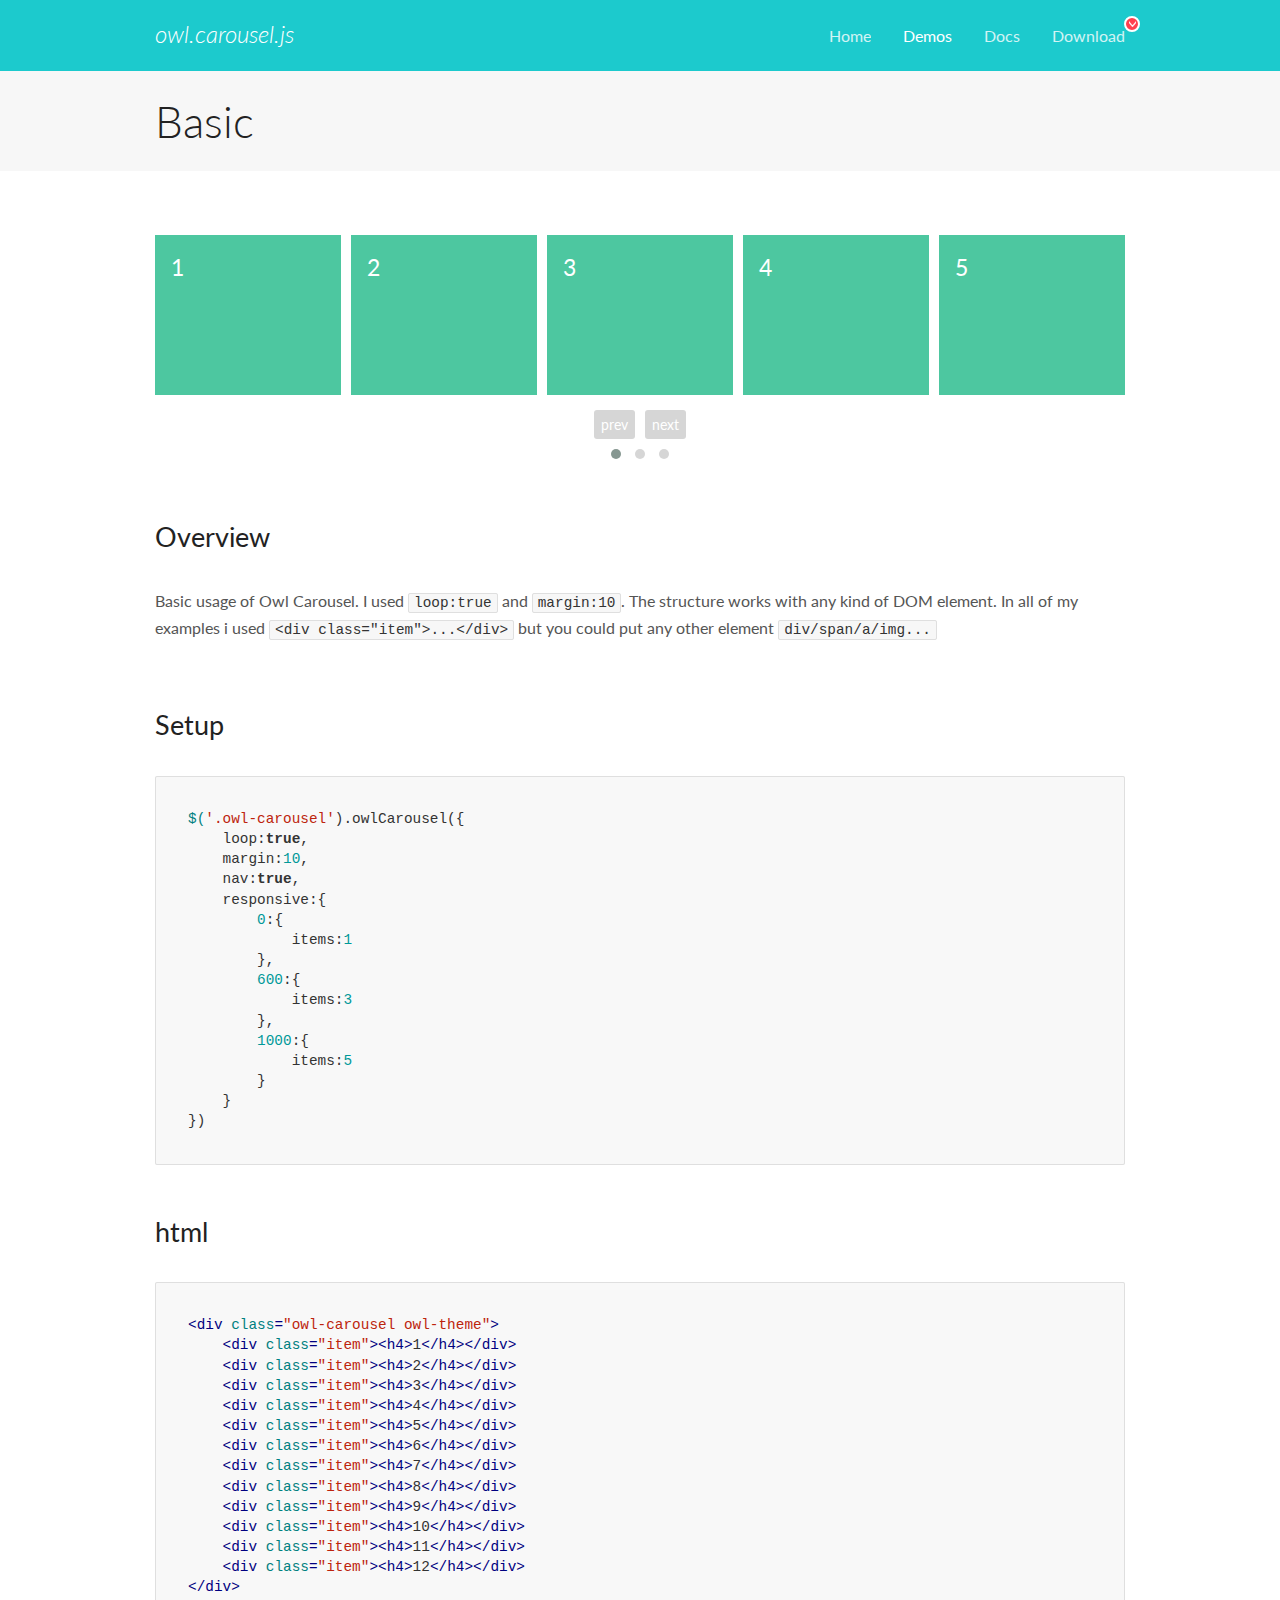
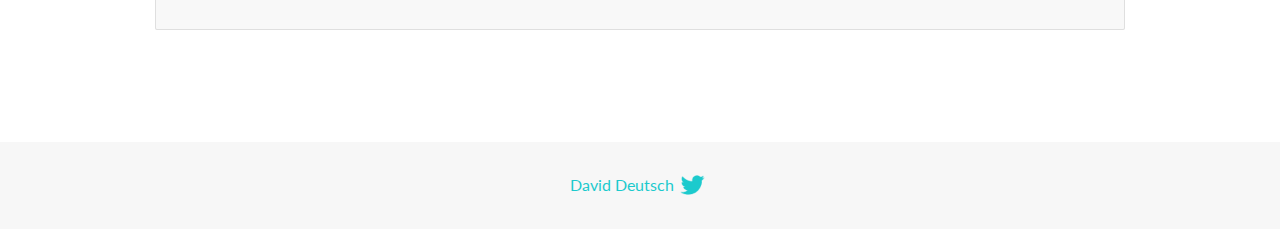
<file: assets/lib/owl.carousel/docs/demos/basic.html>
<!DOCTYPE html>
<html lang="en">
  <head>

    <!-- head -->
    <meta charset="utf-8">
    <meta name="msapplication-tap-highlight" content="no" />
    <meta name="viewport" content="width=device-width, initial-scale=1.0" />
    <meta name="description" content="Basic usage demo">
    <meta name="author" content="David Deutsch">
    <title>
      Basic Demo | Owl Carousel | 2.2.1
    </title>

    <!-- Stylesheets -->
    <link href='https://fonts.googleapis.com/css?family=Lato:300,400,700,400italic,300italic' rel='stylesheet' type='text/css'>
    <link rel="stylesheet" href="../assets/css/docs.theme.min.css">

    <!-- Owl Stylesheets -->
    <link rel="stylesheet" href="../assets/owlcarousel/assets/owl.carousel.min.css">
    <link rel="stylesheet" href="../assets/owlcarousel/assets/owl.theme.default.min.css">

    <!-- HTML5 shim and Respond.js IE8 support of HTML5 elements and media queries -->

    <!--[if lt IE 9]>
      <script src="https://oss.maxcdn.com/libs/html5shiv/3.7.0/html5shiv.js"></script>
      <script src="https://oss.maxcdn.com/libs/respond.js/1.3.0/respond.min.js"></script>
    <![endif]-->

    <!-- Favicons -->
    <link rel="apple-touch-icon-precomposed" sizes="144x144" href="../assets/ico/apple-touch-icon-144-precomposed.png">
    <link rel="shortcut icon" href="../assets/ico/favicon.png">
    <link rel="shortcut icon" href="favicon.ico">

    <!-- Yeah i know js should not be in header. Its required for demos.-->

    <!-- javascript -->
    <script src="../assets/vendors/jquery.min.js"></script>
    <script src="../assets/owlcarousel/owl.carousel.js"></script>
  </head>
  <body>

    <!-- header -->
    <header class="header">
      <div class="row">
        <div class="large-12 columns">
          <div class="brand left">
            <h3>
              <a href="/OwlCarousel2/">owl.carousel.js</a> 
            </h3>
          </div>
          <a id="toggle-nav" class="right">
            <span></span> <span></span> <span></span> 
          </a> 
          <div class="nav-bar">
            <ul class="clearfix">
              <li> <a href="/OwlCarousel2/index.html">Home</a>  </li>
              <li class="active">
                <a href="/OwlCarousel2/demos/demos.html">Demos</a> 
              </li>
              <li> <a href="/OwlCarousel2/docs/started-welcome.html">Docs</a>  </li>
              <li>
                <a href="https://github.com/OwlCarousel2/OwlCarousel2/archive/2.2.1.zip">Download</a> 
                <span class="download"></span> 
              </li>
            </ul>
          </div>
        </div>
      </div>
    </header>

    <!-- title -->
    <section class="title">
      <div class="row">
        <div class="large-12 columns">
          <h1>Basic</h1>
        </div>
      </div>
    </section>

    <!--  Demos -->
    <section id="demos">
      <div class="row">
        <div class="large-12 columns">
          <div class="owl-carousel owl-theme">
            <div class="item">
              <h4>1</h4>
            </div>
            <div class="item">
              <h4>2</h4>
            </div>
            <div class="item">
              <h4>3</h4>
            </div>
            <div class="item">
              <h4>4</h4>
            </div>
            <div class="item">
              <h4>5</h4>
            </div>
            <div class="item">
              <h4>6</h4>
            </div>
            <div class="item">
              <h4>7</h4>
            </div>
            <div class="item">
              <h4>8</h4>
            </div>
            <div class="item">
              <h4>9</h4>
            </div>
            <div class="item">
              <h4>10</h4>
            </div>
            <div class="item">
              <h4>11</h4>
            </div>
            <div class="item">
              <h4>12</h4>
            </div>
          </div>
          <h3 id="overview">Overview</h3>
          <p>Basic usage of Owl Carousel. I used <code>loop:true</code> and <code>margin:10</code>. The structure works with any kind of DOM element. In all of my examples i used <code>&lt;div class=&quot;item&quot;&gt;...&lt;/div&gt;</code> but you could
            put any other element <code>div/span/a/img...</code></p>
          <h3 id="setup">Setup</h3>
          <pre><code>$(&#39;.owl-carousel&#39;).owlCarousel({
    loop:true,
    margin:10,
    nav:true,
    responsive:{
        0:{
            items:1
        },
        600:{
            items:3
        },
        1000:{
            items:5
        }
    }
})</code></pre>
          <h3 id="html">html</h3>
          <pre><code>&lt;div class=&quot;owl-carousel owl-theme&quot;&gt;
    &lt;div class=&quot;item&quot;&gt;&lt;h4&gt;1&lt;/h4&gt;&lt;/div&gt;
    &lt;div class=&quot;item&quot;&gt;&lt;h4&gt;2&lt;/h4&gt;&lt;/div&gt;
    &lt;div class=&quot;item&quot;&gt;&lt;h4&gt;3&lt;/h4&gt;&lt;/div&gt;
    &lt;div class=&quot;item&quot;&gt;&lt;h4&gt;4&lt;/h4&gt;&lt;/div&gt;
    &lt;div class=&quot;item&quot;&gt;&lt;h4&gt;5&lt;/h4&gt;&lt;/div&gt;
    &lt;div class=&quot;item&quot;&gt;&lt;h4&gt;6&lt;/h4&gt;&lt;/div&gt;
    &lt;div class=&quot;item&quot;&gt;&lt;h4&gt;7&lt;/h4&gt;&lt;/div&gt;
    &lt;div class=&quot;item&quot;&gt;&lt;h4&gt;8&lt;/h4&gt;&lt;/div&gt;
    &lt;div class=&quot;item&quot;&gt;&lt;h4&gt;9&lt;/h4&gt;&lt;/div&gt;
    &lt;div class=&quot;item&quot;&gt;&lt;h4&gt;10&lt;/h4&gt;&lt;/div&gt;
    &lt;div class=&quot;item&quot;&gt;&lt;h4&gt;11&lt;/h4&gt;&lt;/div&gt;
    &lt;div class=&quot;item&quot;&gt;&lt;h4&gt;12&lt;/h4&gt;&lt;/div&gt;
&lt;/div&gt;</code></pre>
          <script>
            $(document).ready(function() {
              var owl = $('.owl-carousel');
              owl.owlCarousel({
                margin: 10,
                nav: true,
                loop: true,
                responsive: {
                  0: {
                    items: 1
                  },
                  600: {
                    items: 3
                  },
                  1000: {
                    items: 5
                  }
                }
              })
            })
          </script>
        </div>
      </div>
    </section>

    <!-- footer -->
    <footer class="footer">
      <div class="row">
        <div class="large-12 columns">
          <h5>
            <a href="/OwlCarousel2/docs/support-contact.html">David Deutsch</a> 
            <a id="custom-tweet-button" href="https://twitter.com/share?url=https://github.com/OwlCarousel2/OwlCarousel2&text=Owl Carousel - This is so awesome! " target="_blank"></a> 
          </h5>
        </div>
      </div>
    </footer>

    <!-- vendors -->
    <script src="../assets/vendors/highlight.js"></script>
    <script src="../assets/js/app.js"></script>
  </body>
</html>
</file>
